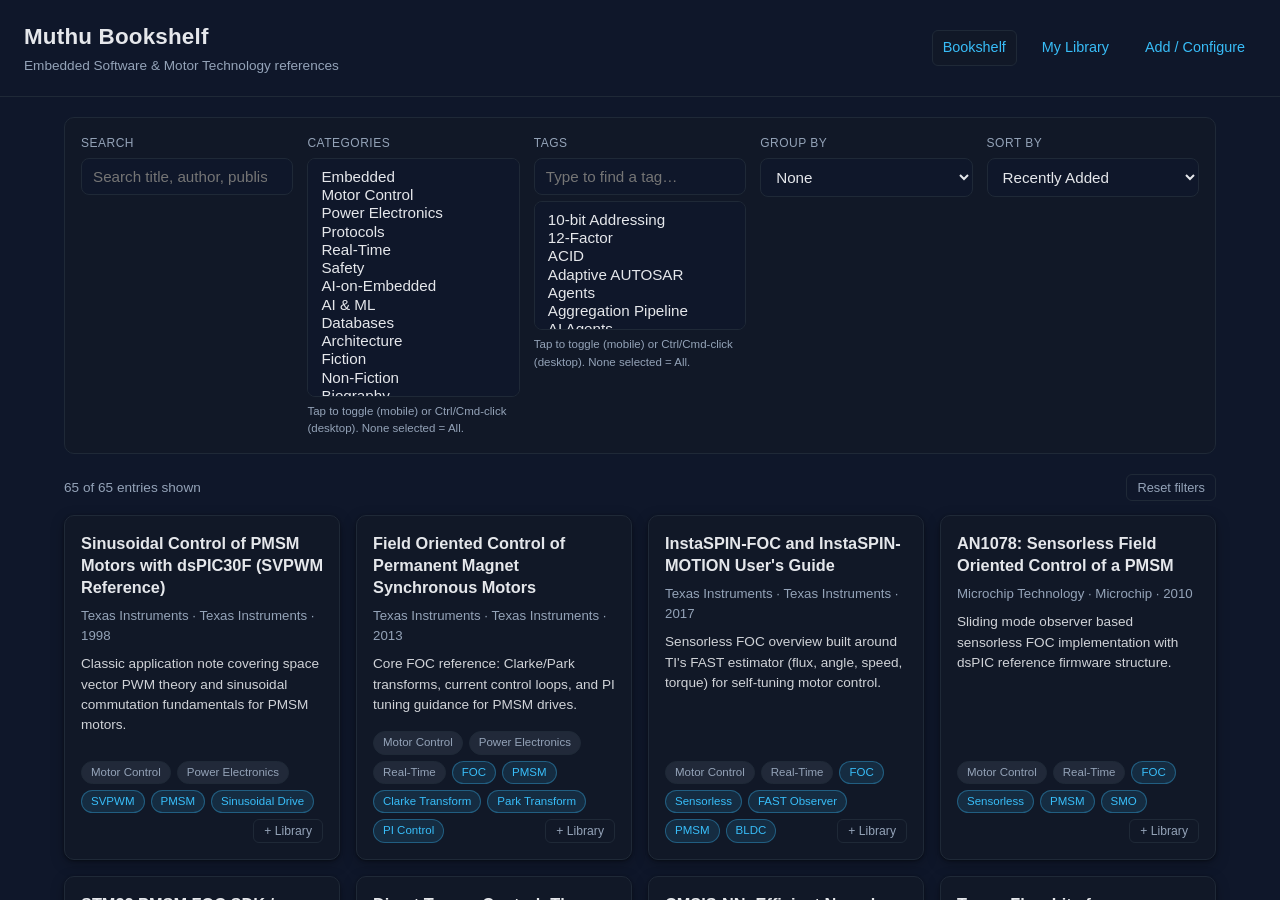
<file: index.html>
<!DOCTYPE html>
<html lang="en">
  <head>
    <meta charset="UTF-8" />
    <meta name="viewport" content="width=device-width, initial-scale=1.0" />
    <meta http-equiv="refresh" content="0; url=pages/bookshelf.html" />
    <title>Bookshelf</title>
  </head>
  <body>
    Redirecting to <a href="pages/bookshelf.html">Bookshelf</a>…
  </body>
</html>
</file>
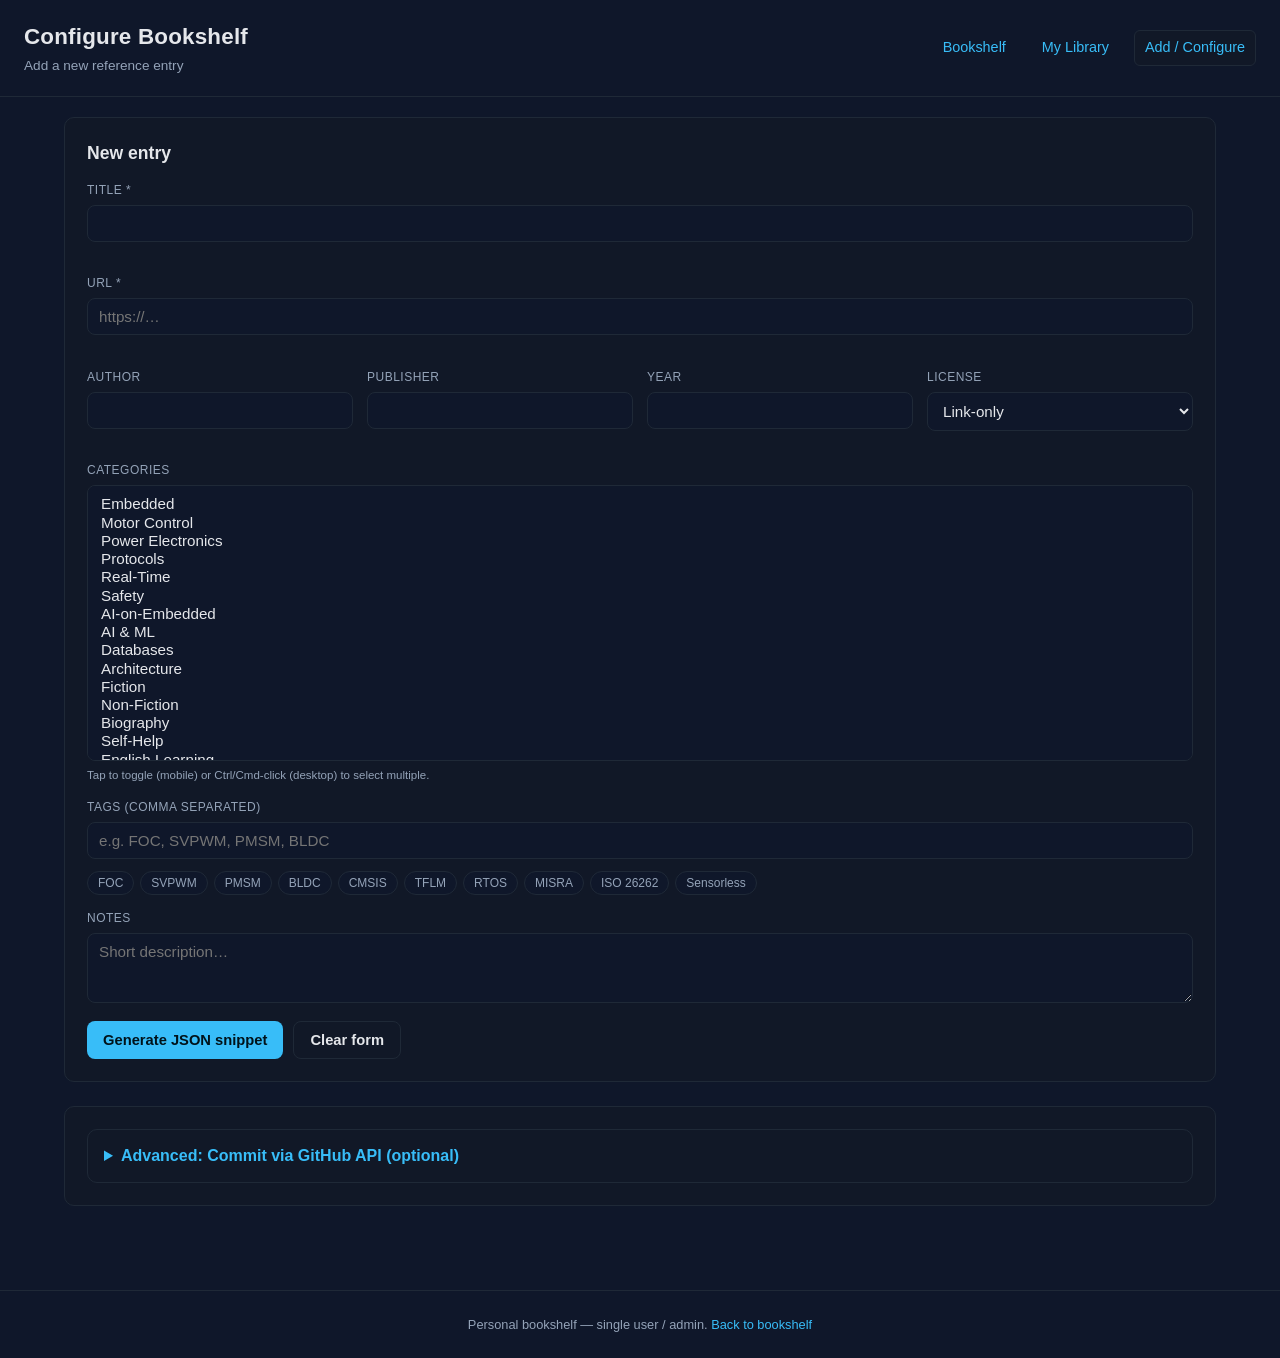
<file: pages/books-config.html>
<!DOCTYPE html>
<html lang="en">
<head>
  <meta charset="UTF-8" />
  <meta name="viewport" content="width=device-width, initial-scale=1.0" />
  <title>Configure Bookshelf — Add Entry</title>
  <meta name="description" content="Add a new entry to the personal embedded/motor control bookshelf." />
  <link rel="stylesheet" href="../css/bookshelf.css" />
</head>
<body>
  <a class="skip-link" href="#main-content">Skip to content</a>

  <header class="page-header">
    <div>
      <h1>Configure Bookshelf</h1>
      <div class="subtitle">Add a new reference entry</div>
    </div>
    <nav class="header-nav" aria-label="Primary">
      <a href="bookshelf.html">Bookshelf</a>
      <a href="library.html">My Library</a>
      <a href="books-config.html" class="active">Add / Configure</a>
    </nav>
  </header>

  <main id="main-content">

    <section class="form-card">
      <h2>New entry</h2>
      <form id="book-form" novalidate>
        <div class="form-grid">

          <div class="control-group full-width">
            <label for="field-title">Title <span aria-hidden="true">*</span></label>
            <input type="text" id="field-title" name="title" required maxlength="200" />
            <div class="field-error" id="error-title"></div>
          </div>

          <div class="control-group full-width">
            <label for="field-url">URL <span aria-hidden="true">*</span></label>
            <input type="url" id="field-url" name="url" required placeholder="https://…" />
            <div class="field-error" id="error-url"></div>
          </div>

          <div class="control-group">
            <label for="field-author">Author</label>
            <input type="text" id="field-author" name="author" maxlength="150" />
          </div>

          <div class="control-group">
            <label for="field-publisher">Publisher</label>
            <input type="text" id="field-publisher" name="publisher" maxlength="150" />
          </div>

          <div class="control-group">
            <label for="field-year">Year</label>
            <input type="number" id="field-year" name="year" min="1900" max="2100" step="1" />
            <div class="field-error" id="error-year"></div>
          </div>

          <div class="control-group">
            <label for="field-license">License</label>
            <select id="field-license" name="license">
              <option value="Link-only">Link-only</option>
              <option value="Open Access">Open Access</option>
              <option value="CC-BY">CC-BY</option>
              <option value="CC-BY-SA">CC-BY-SA</option>
              <option value="Proprietary">Proprietary</option>
              <option value="Other">Other</option>
            </select>
          </div>

          <div class="control-group full-width">
            <label for="field-categories">Categories</label>
            <select id="field-categories" name="categories" multiple size="14">
              <option value="Embedded">Embedded</option>
              <option value="Motor Control">Motor Control</option>
              <option value="Power Electronics">Power Electronics</option>
              <option value="Protocols">Protocols</option>
              <option value="Real-Time">Real-Time</option>
              <option value="Safety">Safety</option>
              <option value="AI-on-Embedded">AI-on-Embedded</option>
              <option value="AI & ML">AI &amp; ML</option>
              <option value="Databases">Databases</option>
              <option value="Architecture">Architecture</option>
              <option value="Fiction">Fiction</option>
              <option value="Non-Fiction">Non-Fiction</option>
              <option value="Biography">Biography</option>
              <option value="Self-Help">Self-Help</option>
              <option value="English Learning">English Learning</option>
            </select>
            <span class="hint">Tap to toggle (mobile) or Ctrl/Cmd-click (desktop) to select multiple.</span>
          </div>

          <div class="control-group full-width">
            <label for="field-tags">Tags (comma separated)</label>
            <input
              type="text"
              id="field-tags"
              name="tags"
              placeholder="e.g. FOC, SVPWM, PMSM, BLDC"
            />
            <div class="chips-helper" id="tag-chip-helper" aria-label="Common tags, click to insert">
              <button type="button" data-tag="FOC">FOC</button>
              <button type="button" data-tag="SVPWM">SVPWM</button>
              <button type="button" data-tag="PMSM">PMSM</button>
              <button type="button" data-tag="BLDC">BLDC</button>
              <button type="button" data-tag="CMSIS">CMSIS</button>
              <button type="button" data-tag="TFLM">TFLM</button>
              <button type="button" data-tag="RTOS">RTOS</button>
              <button type="button" data-tag="MISRA">MISRA</button>
              <button type="button" data-tag="ISO 26262">ISO 26262</button>
              <button type="button" data-tag="Sensorless">Sensorless</button>
            </div>
          </div>

          <div class="control-group full-width">
            <label for="field-notes">Notes</label>
            <textarea id="field-notes" name="notes" maxlength="400" placeholder="Short description…"></textarea>
          </div>
        </div>

        <div class="form-actions">
          <button type="submit" class="btn" id="generate-btn">Generate JSON snippet</button>
          <button type="button" class="btn secondary" id="clear-form-btn">Clear form</button>
        </div>
      </form>
    </section>

    <section class="form-card" id="snippet-section" hidden>
      <h2>Generated entry</h2>
      <p class="hint">
        Open <code>assets/books/books.json</code>, paste this object into the
        <code>"books"</code> array (keep the JSON valid — add a comma after the
        previous entry if needed), then commit.
      </p>
      <div id="duplicate-notice"></div>
      <pre class="snippet-box" id="snippet-output" tabindex="0"></pre>
      <div class="form-actions">
        <button type="button" class="btn secondary" id="copy-snippet-btn">Copy to clipboard</button>
      </div>
    </section>

    <section class="form-card">
      <details class="advanced-panel" id="advanced-panel">
        <summary>Advanced: Commit via GitHub API (optional)</summary>
        <div style="margin-top: 14px;">
          <div class="notice warn">
            <strong>Token handling notice:</strong> Your Personal Access Token is
            kept only in an in-memory JavaScript variable for this page session.
            It is never written to localStorage, sessionStorage, cookies, or sent
            anywhere except directly to <code>api.github.com</code> from your
            browser. Reloading or closing this tab clears it. Use a short-lived,
            fine-grained token scoped to this repository only
            (<code>contents: write</code>), and revoke it when you're done.
          </div>

          <div class="form-grid">
            <div class="control-group">
              <label for="field-owner">Repo owner</label>
              <input type="text" id="field-owner" value="" placeholder="github-username" />
            </div>
            <div class="control-group">
              <label for="field-repo">Repo name</label>
              <input type="text" id="field-repo" value="" placeholder="Bookshelf" />
            </div>
            <div class="control-group">
              <label for="field-branch">Branch</label>
              <input type="text" id="field-branch" value="main" />
            </div>
            <div class="control-group full-width">
              <label for="field-token">GitHub Personal Access Token</label>
              <input type="password" id="field-token" autocomplete="off" placeholder="ghp_… (not stored)" />
            </div>
          </div>

          <div class="form-actions">
            <button type="button" class="btn" id="commit-api-btn">Commit via GitHub API</button>
          </div>

          <div class="api-status-log" id="api-status-log" aria-live="polite">Ready.</div>
        </div>
      </details>
    </section>
  </main>

  <footer class="site-footer">
    Personal bookshelf — single user / admin. <a href="bookshelf.html">Back to bookshelf</a>
  </footer>

  <script src="../js/books-config.js"></script>
</body>
</html>
</file>
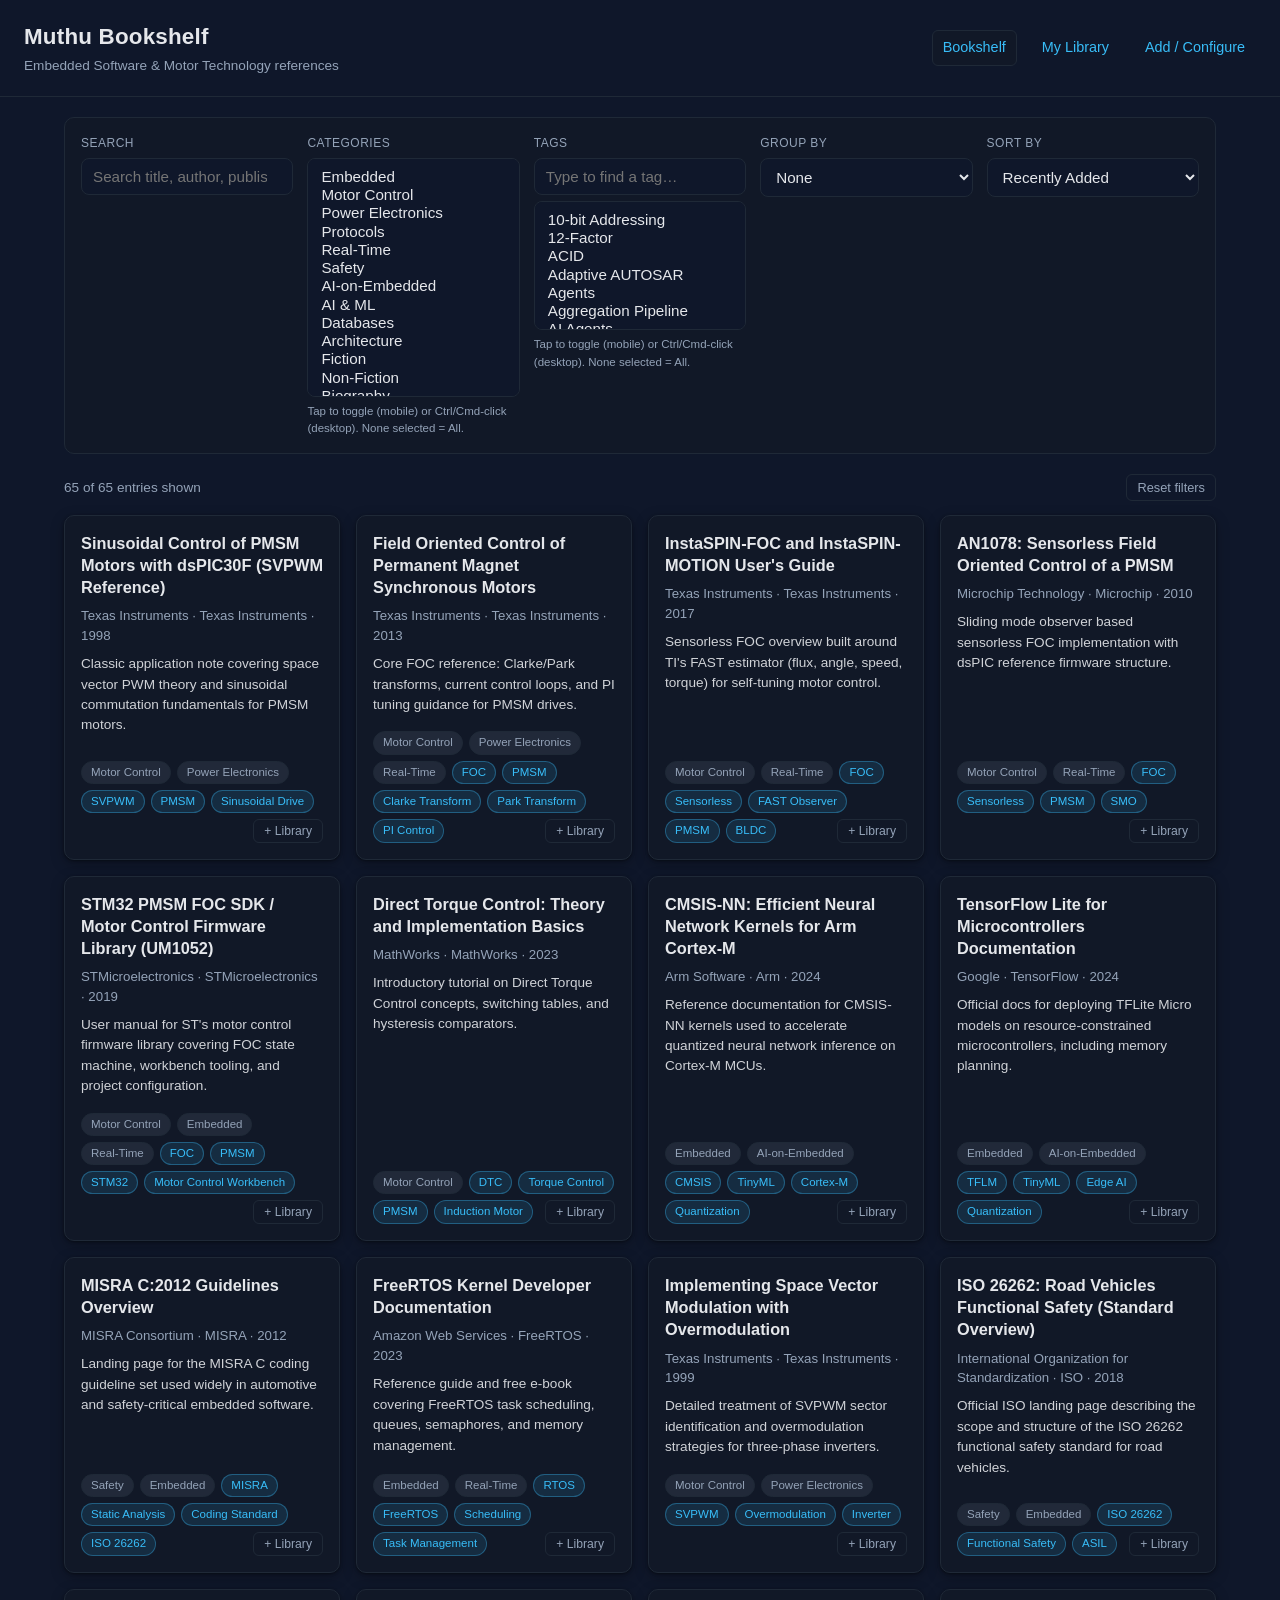
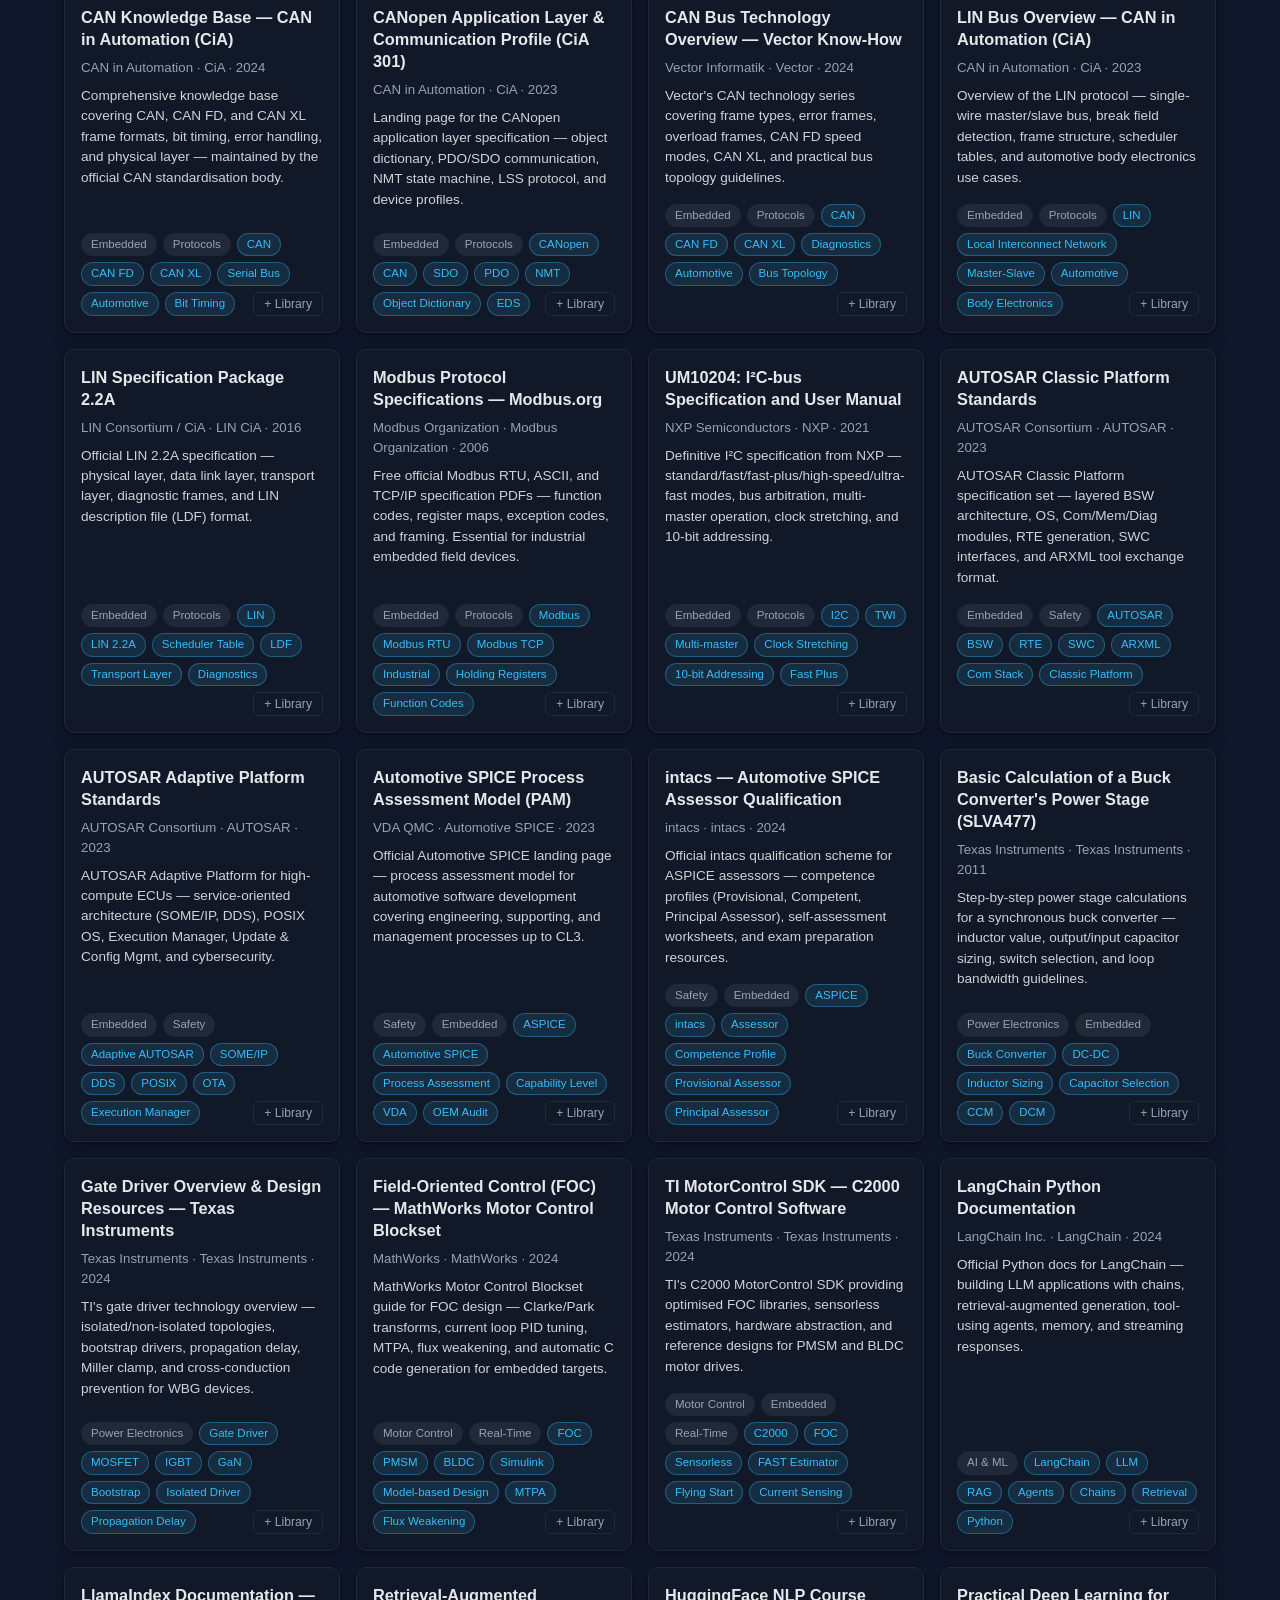
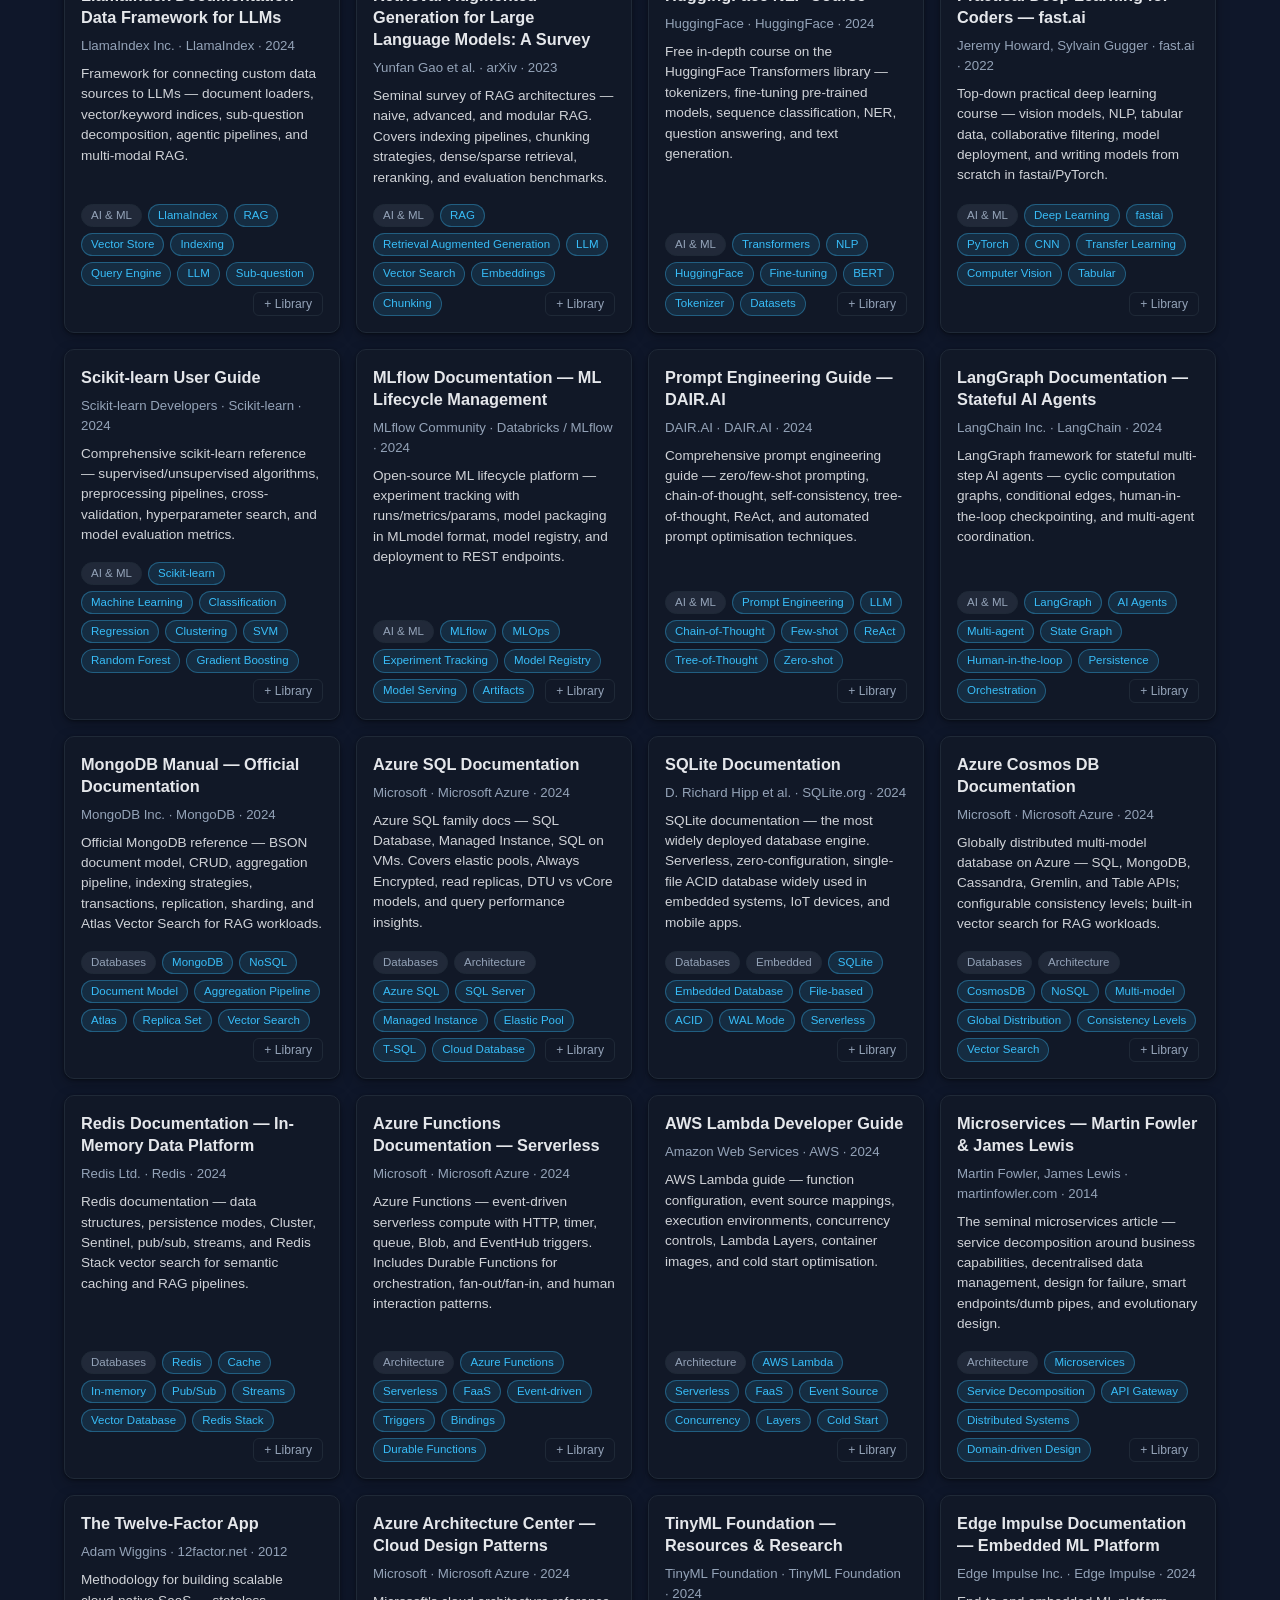
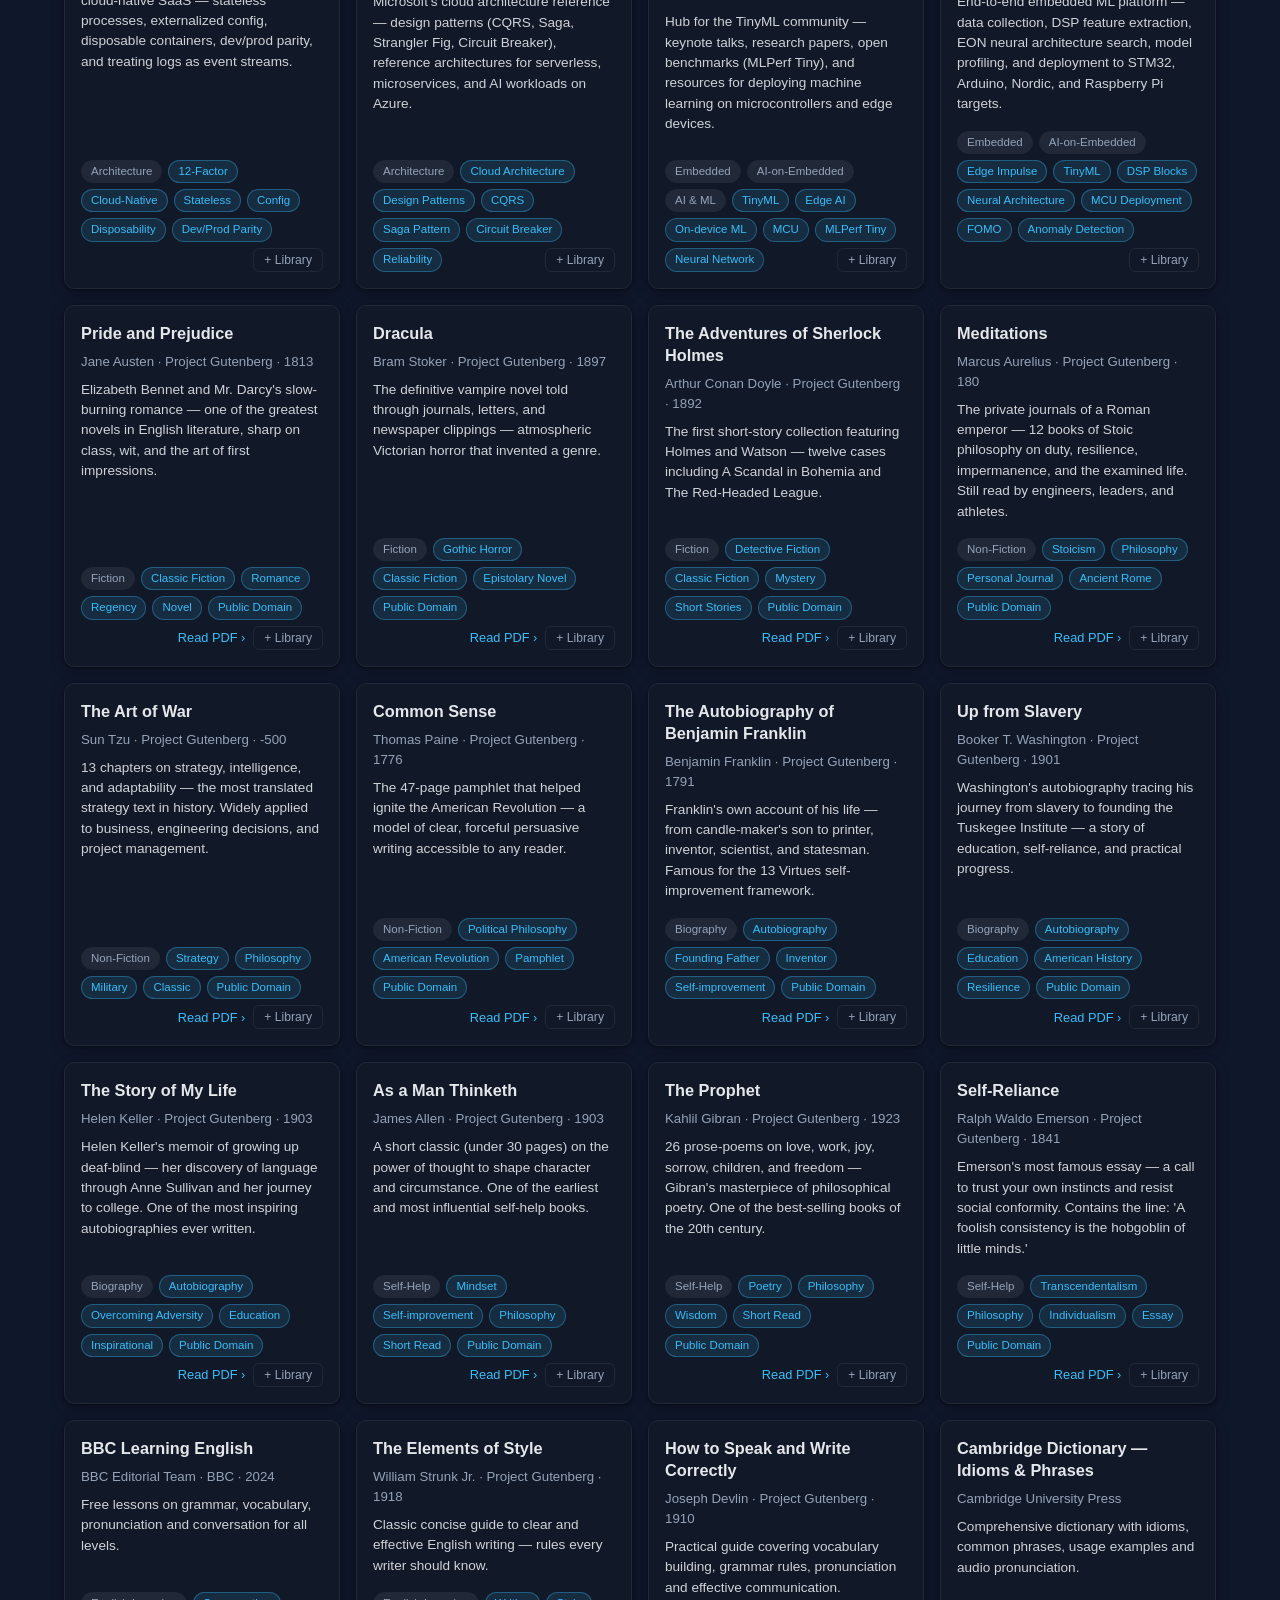
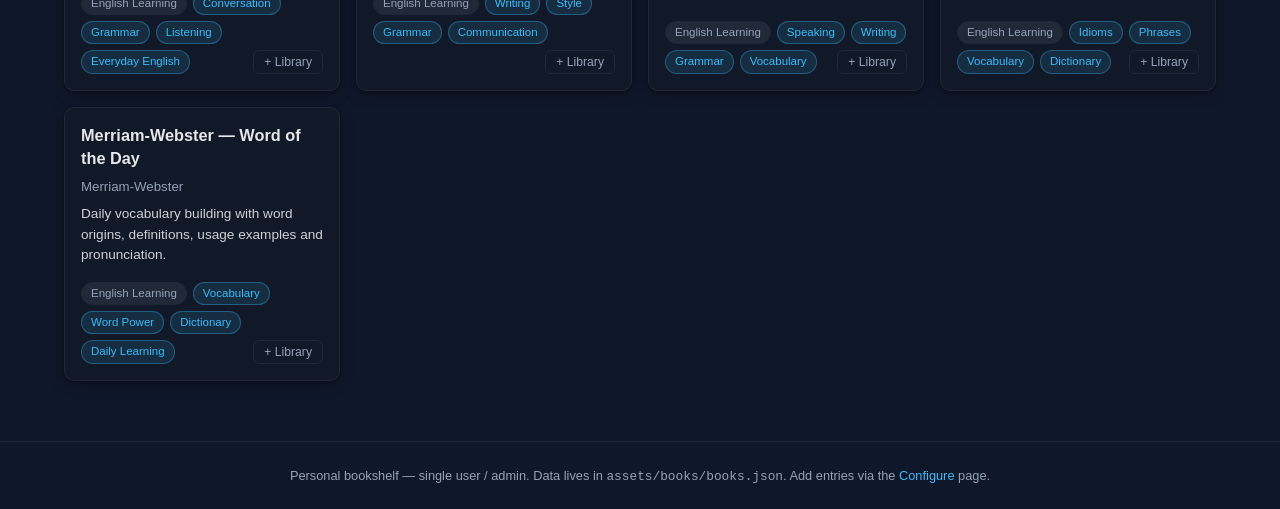
<file: pages/bookshelf.html>
<!DOCTYPE html>
<html lang="en">
<head>
  <meta charset="UTF-8" />
  <meta name="viewport" content="width=device-width, initial-scale=1.0" />
  <title>Bookshelf — Embedded &amp; Motor Technology</title>
  <meta name="description" content="Personal bookshelf of embedded software and motor control references." />
  <link rel="stylesheet" href="../css/bookshelf.css" />
</head>
<body>
  <a class="skip-link" href="#main-content">Skip to content</a>

  <header class="page-header">
    <div>
      <h1>Muthu Bookshelf</h1>
      <div class="subtitle">Embedded Software &amp; Motor Technology references</div>
    </div>
    <nav class="header-nav" aria-label="Primary">
      <a href="bookshelf.html" class="active">Bookshelf</a>
      <a href="library.html">My Library</a>
      <a href="books-config.html">Add / Configure</a>
    </nav>
  </header>

  <main id="main-content">
    <section class="controls" aria-label="Search and filter controls">
      <div class="control-group">
        <label for="search-input">Search</label>
        <input
          type="search"
          id="search-input"
          placeholder="Search title, author, publisher, tags…"
          autocomplete="off"
        />
      </div>

      <div class="control-group">
        <label for="category-filter">Categories</label>
        <select id="category-filter" multiple size="12" aria-describedby="category-hint">
          <option value="Embedded">Embedded</option>
          <option value="Motor Control">Motor Control</option>
          <option value="Power Electronics">Power Electronics</option>
          <option value="Protocols">Protocols</option>
          <option value="Real-Time">Real-Time</option>
          <option value="Safety">Safety</option>
          <option value="AI-on-Embedded">AI-on-Embedded</option>
          <option value="AI & ML">AI &amp; ML</option>
          <option value="Databases">Databases</option>
          <option value="Architecture">Architecture</option>
          <option value="Fiction">Fiction</option>
          <option value="Non-Fiction">Non-Fiction</option>
          <option value="Biography">Biography</option>
          <option value="Self-Help">Self-Help</option>
          <option value="English Learning">English Learning</option>
        </select>
        <span class="hint" id="category-hint">Tap to toggle (mobile) or Ctrl/Cmd-click (desktop). None selected = All.</span>
      </div>

      <div class="control-group">
        <label for="tag-filter">Tags</label>
        <input
          type="text"
          id="tag-typeahead"
          placeholder="Type to find a tag…"
          autocomplete="off"
          aria-describedby="tag-hint"
        />
        <select id="tag-filter" multiple size="6"></select>
        <span class="hint" id="tag-hint">Tap to toggle (mobile) or Ctrl/Cmd-click (desktop). None selected = All.</span>
      </div>

      <div class="control-group">
        <label for="group-by">Group by</label>
        <select id="group-by">
          <option value="none">None</option>
          <option value="year">Year</option>
          <option value="category">Category</option>
        </select>
      </div>

      <div class="control-group">
        <label for="sort-by">Sort by</label>
        <select id="sort-by">
          <option value="recent">Recently Added</option>
          <option value="title">Title (A→Z)</option>
          <option value="year">Year (newest first)</option>
        </select>
      </div>
    </section>

    <div class="results-meta">
      <span id="results-count" aria-live="polite">Loading…</span>
      <button type="button" id="reset-filters-btn">Reset filters</button>
    </div>

    <div id="results-container" aria-live="polite" aria-atomic="false">
      <div class="state-message" id="initial-loading-message">
        <strong>Loading bookshelf…</strong>
        Fetching assets/books/books.json
      </div>
    </div>
  </main>

  <footer class="site-footer">
    Personal bookshelf — single user / admin. Data lives in
    <code>assets/books/books.json</code>. Add entries via the
    <a href="books-config.html">Configure</a> page.
  </footer>

  <script src="../js/bookshelf.js"></script>
</body>
</html>
</file>
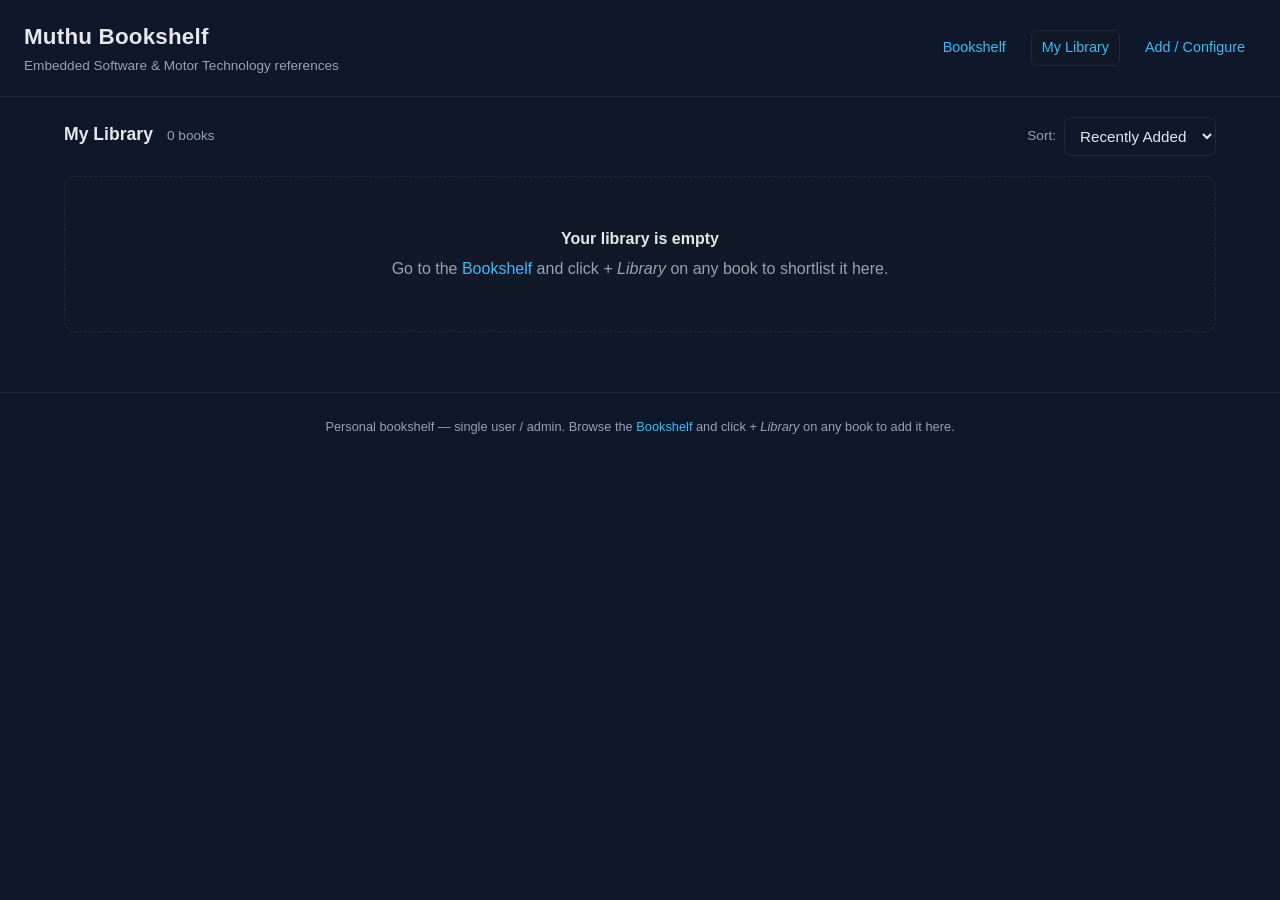
<file: pages/library.html>
<!DOCTYPE html>
<html lang="en">
<head>
  <meta charset="UTF-8" />
  <meta name="viewport" content="width=device-width, initial-scale=1.0" />
  <title>My Library — Bookshelf</title>
  <meta name="description" content="Personal reading library — shortlisted books with reading progress." />
  <link rel="stylesheet" href="../css/bookshelf.css" />
</head>
<body>
  <a class="skip-link" href="#main-content">Skip to content</a>

  <header class="page-header">
    <div>
      <h1>Muthu Bookshelf</h1>
      <div class="subtitle">Embedded Software &amp; Motor Technology references</div>
    </div>
    <nav class="header-nav" aria-label="Primary">
      <a href="bookshelf.html">Bookshelf</a>
      <a href="library.html" class="active">My Library</a>
      <a href="books-config.html">Add / Configure</a>
    </nav>
  </header>

  <main id="main-content">
    <div class="lib-header">
      <h2 class="lib-heading">My Library</h2>
      <span class="lib-count" id="lib-count" aria-live="polite">—</span>
      <div class="lib-sort-group">
        <label for="lib-sort-by">Sort:</label>
        <select id="lib-sort-by">
          <option value="added">Recently Added</option>
          <option value="lastread">Recently Read</option>
          <option value="title">Title (A→Z)</option>
          <option value="category">Category</option>
        </select>
      </div>
    </div>

    <div id="lib-container" aria-live="polite" aria-atomic="false">
      <div class="state-message" id="lib-loading">
        <strong>Loading…</strong>
      </div>
    </div>
  </main>

  <footer class="site-footer">
    Personal bookshelf — single user / admin.
    Browse the <a href="bookshelf.html">Bookshelf</a> and click
    <em>+ Library</em> on any book to add it here.
  </footer>

  <script src="../js/library.js"></script>
</body>
</html>
</file>
<file: css/bookshelf.css>
/* ==========================================================================
   Bookshelf - Dark Theme Stylesheet
   Shared by pages/bookshelf.html and pages/books-config.html
   ========================================================================== */

:root {
  --bg: #0f172a;
  --card: #111827;
  --border: #1f2937;
  --text: #e5e7eb;
  --muted: #94a3b8;
  --accent: #38bdf8;
  --accent-dark: #0284c7;
  --danger: #f87171;
  --success: #4ade80;
  --radius: 10px;
  --shadow: 0 1px 3px rgba(0, 0, 0, 0.4), 0 4px 14px rgba(0, 0, 0, 0.25);
}

* {
  box-sizing: border-box;
}

html, body {
  margin: 0;
  padding: 0;
}

body {
  background-color: var(--bg);
  color: var(--text);
  font-family: "Segoe UI", Roboto, Helvetica, Arial, sans-serif;
  line-height: 1.5;
  min-height: 100vh;
}

a {
  color: var(--accent);
  text-decoration: none;
}

a:hover,
a:focus {
  text-decoration: underline;
}

/* Focus visibility for accessibility */
a:focus-visible,
button:focus-visible,
input:focus-visible,
select:focus-visible,
textarea:focus-visible,
[tabindex]:focus-visible {
  outline: 3px solid var(--accent);
  outline-offset: 2px;
}

.skip-link {
  position: absolute;
  left: -999px;
  top: 0;
  background: var(--accent);
  color: #00131a;
  padding: 8px 12px;
  border-radius: 6px;
  z-index: 100;
}

.skip-link:focus {
  left: 8px;
  top: 8px;
}

/* ---------------- Layout shell ---------------- */

.page-header {
  border-bottom: 1px solid var(--border);
  padding: 20px 24px;
  display: flex;
  flex-wrap: wrap;
  align-items: center;
  justify-content: space-between;
  gap: 12px;
}

.page-header h1 {
  margin: 0;
  font-size: 1.4rem;
  font-weight: 600;
  letter-spacing: 0.2px;
}

.page-header .subtitle {
  color: var(--muted);
  font-size: 0.85rem;
  margin-top: 2px;
}

.header-nav {
  display: flex;
  gap: 14px;
  font-size: 0.9rem;
}

.header-nav a {
  padding: 6px 10px;
  border-radius: 6px;
  border: 1px solid transparent;
}

.header-nav a.active,
.header-nav a:hover {
  border-color: var(--border);
  background: var(--card);
  text-decoration: none;
}

main {
  max-width: 1200px;
  margin: 0 auto;
  padding: 20px 24px 60px;
}

footer.site-footer {
  text-align: center;
  color: var(--muted);
  font-size: 0.8rem;
  padding: 24px;
  border-top: 1px solid var(--border);
}

/* ---------------- Controls / filter bar ---------------- */

.controls {
  background: var(--card);
  border: 1px solid var(--border);
  border-radius: var(--radius);
  padding: 16px;
  margin-bottom: 20px;
  display: grid;
  gap: 14px;
  grid-template-columns: repeat(auto-fit, minmax(200px, 1fr));
}

.control-group {
  display: flex;
  flex-direction: column;
  gap: 6px;
  min-width: 0;
}

.control-group label {
  font-size: 0.75rem;
  text-transform: uppercase;
  letter-spacing: 0.5px;
  color: var(--muted);
}

input[type="text"],
input[type="search"],
input[type="number"],
input[type="url"],
input[type="password"],
select,
textarea {
  background: var(--bg);
  border: 1px solid var(--border);
  color: var(--text);
  border-radius: 8px;
  padding: 9px 11px;
  font-size: 0.95rem;
  font-family: inherit;
  width: 100%;
}

select[multiple] {
  min-height: 110px;
}

textarea {
  resize: vertical;
  min-height: 70px;
}

.control-group .hint {
  font-size: 0.72rem;
  color: var(--muted);
}

.results-meta {
  display: flex;
  justify-content: space-between;
  align-items: baseline;
  flex-wrap: wrap;
  gap: 8px;
  margin-bottom: 14px;
  color: var(--muted);
  font-size: 0.85rem;
}

.results-meta button {
  background: transparent;
  border: 1px solid var(--border);
  color: var(--muted);
  border-radius: 6px;
  padding: 5px 10px;
  cursor: pointer;
  font-size: 0.8rem;
}

.results-meta button:hover {
  color: var(--text);
  border-color: var(--accent);
}

/* ---------------- Cards / grid ---------------- */

.group-heading {
  font-size: 1rem;
  color: var(--accent);
  margin: 28px 0 12px;
  padding-bottom: 6px;
  border-bottom: 1px solid var(--border);
}

.group-heading:first-of-type {
  margin-top: 8px;
}

.book-grid {
  display: grid;
  grid-template-columns: repeat(auto-fill, minmax(260px, 1fr));
  gap: 16px;
}

.book-card {
  background: var(--card);
  border: 1px solid var(--border);
  border-radius: var(--radius);
  padding: 16px;
  box-shadow: var(--shadow);
  display: flex;
  flex-direction: column;
  gap: 8px;
  min-height: 100%;
}

.book-card h3 {
  margin: 0;
  font-size: 1.02rem;
  line-height: 1.35;
}

.book-card h3 a {
  color: var(--text);
}

.book-card h3 a:hover,
.book-card h3 a:focus {
  color: var(--accent);
}

.book-meta-line {
  color: var(--muted);
  font-size: 0.83rem;
}

.book-notes {
  font-size: 0.85rem;
  color: var(--text);
  opacity: 0.9;
  margin: 0;
}

.tag-row {
  display: flex;
  flex-wrap: wrap;
  gap: 6px;
  margin-top: auto;
  padding-top: 8px;
}

.tag-chip {
  background: rgba(56, 189, 248, 0.12);
  color: var(--accent);
  border: 1px solid rgba(56, 189, 248, 0.35);
  border-radius: 999px;
  padding: 2px 9px;
  font-size: 0.72rem;
  white-space: nowrap;
}

.category-chip {
  background: rgba(148, 163, 184, 0.12);
  color: var(--muted);
  border: 1px solid var(--border);
  border-radius: 999px;
  padding: 2px 9px;
  font-size: 0.72rem;
  white-space: nowrap;
}

.book-card .card-footer-link {
  font-size: 0.8rem;
  color: var(--accent);
}

/* ---------------- States ---------------- */

.state-message {
  text-align: center;
  padding: 50px 20px;
  color: var(--muted);
  border: 1px dashed var(--border);
  border-radius: var(--radius);
  background: var(--card);
}

.state-message.error {
  color: var(--danger);
  border-color: rgba(248, 113, 113, 0.4);
}

.state-message strong {
  display: block;
  color: var(--text);
  font-size: 1rem;
  margin-bottom: 6px;
}

/* ---------------- Buttons ---------------- */

.btn {
  display: inline-flex;
  align-items: center;
  justify-content: center;
  gap: 6px;
  background: var(--accent);
  color: #00131a;
  border: none;
  border-radius: 8px;
  padding: 10px 16px;
  font-size: 0.92rem;
  font-weight: 600;
  cursor: pointer;
}

.btn:hover {
  background: var(--accent-dark);
}

.btn.secondary {
  background: transparent;
  color: var(--text);
  border: 1px solid var(--border);
}

.btn.secondary:hover {
  border-color: var(--accent);
  color: var(--accent);
}

.btn.danger {
  background: var(--danger);
  color: #200505;
}

.btn[disabled] {
  opacity: 0.5;
  cursor: not-allowed;
}

/* ---------------- Form (config page) ---------------- */

.form-card {
  background: var(--card);
  border: 1px solid var(--border);
  border-radius: var(--radius);
  padding: 22px;
  margin-bottom: 24px;
}

.form-card h2 {
  margin-top: 0;
  font-size: 1.1rem;
}

.form-grid {
  display: grid;
  grid-template-columns: repeat(auto-fit, minmax(220px, 1fr));
  gap: 14px;
}

.form-grid .full-width {
  grid-column: 1 / -1;
}

.field-error {
  color: var(--danger);
  font-size: 0.78rem;
  min-height: 1em;
}

.chips-helper {
  display: flex;
  flex-wrap: wrap;
  gap: 6px;
  margin-top: 6px;
}

.chips-helper button {
  background: var(--bg);
  border: 1px solid var(--border);
  color: var(--muted);
  border-radius: 999px;
  padding: 4px 10px;
  font-size: 0.75rem;
  cursor: pointer;
}

.chips-helper button:hover {
  border-color: var(--accent);
  color: var(--accent);
}

.form-actions {
  display: flex;
  gap: 10px;
  flex-wrap: wrap;
  margin-top: 18px;
}

.snippet-box {
  background: var(--bg);
  border: 1px solid var(--border);
  border-radius: 8px;
  padding: 14px;
  font-family: "SFMono-Regular", Consolas, "Liberation Mono", Menlo, monospace;
  font-size: 0.82rem;
  white-space: pre-wrap;
  word-break: break-word;
  max-height: 320px;
  overflow: auto;
}

.notice {
  border-radius: 8px;
  padding: 12px 14px;
  font-size: 0.85rem;
  margin: 10px 0;
  border: 1px solid var(--border);
}

.notice.warn {
  border-color: rgba(248, 113, 113, 0.4);
  color: #fecaca;
  background: rgba(248, 113, 113, 0.08);
}

.notice.info {
  border-color: rgba(56, 189, 248, 0.35);
  color: #bae6fd;
  background: rgba(56, 189, 248, 0.06);
}

.notice.success {
  border-color: rgba(74, 222, 128, 0.4);
  color: #bbf7d0;
  background: rgba(74, 222, 128, 0.07);
}

details.advanced-panel {
  border: 1px solid var(--border);
  border-radius: var(--radius);
  background: var(--card);
  padding: 14px 16px;
}

details.advanced-panel summary {
  cursor: pointer;
  font-weight: 600;
  color: var(--accent);
}

.api-status-log {
  font-family: monospace;
  font-size: 0.78rem;
  background: var(--bg);
  border: 1px solid var(--border);
  border-radius: 8px;
  padding: 10px 12px;
  margin-top: 10px;
  max-height: 160px;
  overflow: auto;
  color: var(--muted);
}

.visually-hidden {
  position: absolute;
  width: 1px;
  height: 1px;
  overflow: hidden;
  clip: rect(0 0 0 0);
  white-space: nowrap;
}

/* ---------------- Library toggle button on bookshelf cards ---------------- */

.card-footer-actions {
  margin-left: auto;
  display: inline-flex;
  align-items: center;
  gap: 8px;
  flex-shrink: 0;
}

.lib-toggle-btn {
  background: transparent;
  border: 1px solid var(--border);
  color: var(--muted);
  border-radius: 6px;
  padding: 4px 10px;
  font-size: 0.76rem;
  cursor: pointer;
  white-space: nowrap;
  transition: border-color 0.15s, color 0.15s, background 0.15s;
}

.lib-toggle-btn:hover {
  border-color: var(--accent);
  color: var(--accent);
}

.lib-toggle-btn.in-library {
  background: rgba(56, 189, 248, 0.1);
  border-color: var(--accent);
  color: var(--accent);
}

/* ---------------- Library page ---------------- */

.lib-header {
  display: flex;
  align-items: baseline;
  gap: 14px;
  margin-bottom: 20px;
  flex-wrap: wrap;
}

.lib-heading {
  margin: 0;
  font-size: 1.1rem;
}

.lib-count {
  color: var(--muted);
  font-size: 0.85rem;
}

.lib-sort-group {
  margin-left: auto;
  display: flex;
  align-items: center;
  gap: 8px;
  font-size: 0.85rem;
  color: var(--muted);
}

.lib-list {
  display: flex;
  flex-direction: column;
  gap: 12px;
}

.lib-card {
  background: var(--card);
  border: 1px solid var(--border);
  border-radius: var(--radius);
  padding: 16px 20px;
  display: flex;
  gap: 20px;
  align-items: flex-start;
  box-shadow: var(--shadow);
}

.lib-card-body {
  flex: 1;
  min-width: 0;
}

.lib-card-title {
  margin: 0 0 4px;
  font-size: 1rem;
  line-height: 1.35;
}

.lib-card-actions {
  display: flex;
  flex-direction: column;
  gap: 8px;
  flex-shrink: 0;
}

.lib-progress-track {
  background: var(--border);
  border-radius: 999px;
  height: 5px;
  margin: 10px 0 4px;
  overflow: hidden;
}

.lib-progress-fill {
  background: var(--accent);
  height: 100%;
  border-radius: 999px;
  transition: width 0.4s ease;
}

.lib-progress-text {
  font-size: 0.78rem;
  color: var(--muted);
  margin: 0;
}

/* ---------------- PDF Reader page ---------------- */

.reader-page {
  display: flex;
  flex-direction: column;
  height: 100dvh;
  overflow: hidden;
}

.reader-topbar {
  border-bottom: 1px solid var(--border);
  padding: 10px 18px;
  display: flex;
  align-items: center;
  gap: 14px;
  flex-shrink: 0;
  flex-wrap: wrap;
  background: var(--card);
}

.reader-topbar .back-link {
  font-size: 0.88rem;
  color: var(--muted);
  white-space: nowrap;
  text-decoration: none;
}

.reader-topbar .back-link:hover {
  color: var(--accent);
  text-decoration: none;
}

.reader-title {
  flex: 1;
  font-size: 0.92rem;
  font-weight: 600;
  overflow: hidden;
  text-overflow: ellipsis;
  white-space: nowrap;
  min-width: 0;
}

.reader-canvas-wrapper {
  flex: 1;
  overflow: auto;
  background: #0d0d1a;
  display: flex;
  flex-direction: column;
  align-items: center;
  padding: 20px 16px;
}

#pdf-canvas {
  display: block;
  max-width: 100%;
  box-shadow: 0 4px 40px rgba(0, 0, 0, 0.7);
}

.reader-loading {
  color: var(--muted);
  padding: 80px 20px;
  text-align: center;
  font-size: 0.95rem;
  line-height: 1.7;
}

.reader-loading.error {
  color: var(--danger);
}

.reader-bottombar {
  border-top: 1px solid var(--border);
  padding: 10px 18px;
  display: flex;
  align-items: center;
  gap: 10px;
  flex-shrink: 0;
  flex-wrap: wrap;
  background: var(--card);
}

.reader-nav-btn {
  background: var(--bg);
  border: 1px solid var(--border);
  color: var(--text);
  border-radius: 8px;
  padding: 6px 14px;
  font-size: 1.3rem;
  line-height: 1;
  cursor: pointer;
  transition: border-color 0.15s, color 0.15s;
}

.reader-nav-btn:disabled {
  opacity: 0.3;
  cursor: not-allowed;
}

.reader-nav-btn:not(:disabled):hover {
  border-color: var(--accent);
  color: var(--accent);
}

.reader-page-input {
  width: 56px;
  text-align: center;
  font-size: 0.9rem;
}

.reader-page-of {
  color: var(--muted);
  font-size: 0.88rem;
  white-space: nowrap;
}

.reader-progress-bar {
  flex: 1;
  background: var(--border);
  border-radius: 999px;
  height: 6px;
  overflow: hidden;
  min-width: 60px;
}

.reader-progress-fill {
  background: var(--accent);
  height: 100%;
  border-radius: 999px;
  transition: width 0.3s ease;
}

/* ---------------- Responsive ---------------- */

/* Touch devices — enlarge tap targets and raise input font size to prevent
   iOS Safari from auto-zooming (threshold is 16px / 1rem). */
@media (pointer: coarse) {
  .header-nav a {
    padding: 10px 14px;
    min-height: 44px;
    display: inline-flex;
    align-items: center;
  }

  input[type="text"],
  input[type="search"],
  input[type="number"],
  input[type="url"],
  input[type="password"],
  select {
    font-size: 1rem;
    padding: 11px 13px;
    min-height: 44px;
  }

  select[multiple] {
    min-height: 130px;
  }

  .tag-chip,
  .category-chip {
    padding: 5px 12px;
    font-size: 0.78rem;
  }

  .chips-helper button {
    padding: 8px 14px;
    font-size: 0.8rem;
    min-height: 38px;
  }

  .results-meta button {
    padding: 8px 14px;
    min-height: 38px;
  }

  .btn {
    padding: 12px 18px;
    min-height: 44px;
  }
}

/* Tablet / mid-width — collapse grids before hitting the phone breakpoint */
@media (max-width: 640px) {
  .controls {
    grid-template-columns: 1fr;
  }

  .form-grid {
    grid-template-columns: 1fr;
  }
}

/* Small phone (≤ 480px) */
@media (max-width: 480px) {
  .page-header {
    padding: 14px 16px;
    flex-direction: column;
    align-items: flex-start;
    gap: 10px;
  }

  .header-nav {
    width: 100%;
  }

  .page-header h1 {
    font-size: 1.2rem;
  }

  main {
    padding: 14px 12px 50px;
  }

  .book-grid {
    grid-template-columns: 1fr;
  }

  .controls {
    grid-template-columns: 1fr;
  }

  .control-group .hint {
    font-size: 0.8rem;
  }

  .group-heading {
    font-size: 0.95rem;
  }

  .form-actions {
    flex-direction: column;
  }

  .form-actions .btn {
    width: 100%;
  }

  .lib-card {
    flex-direction: column;
  }

  .lib-card-actions {
    flex-direction: row;
    width: 100%;
  }

  .lib-card-actions .btn {
    flex: 1;
    text-align: center;
  }

  .reader-bottombar {
    gap: 6px;
    padding: 8px 12px;
  }

  .reader-page-input {
    width: 46px;
  }
}
</file>
